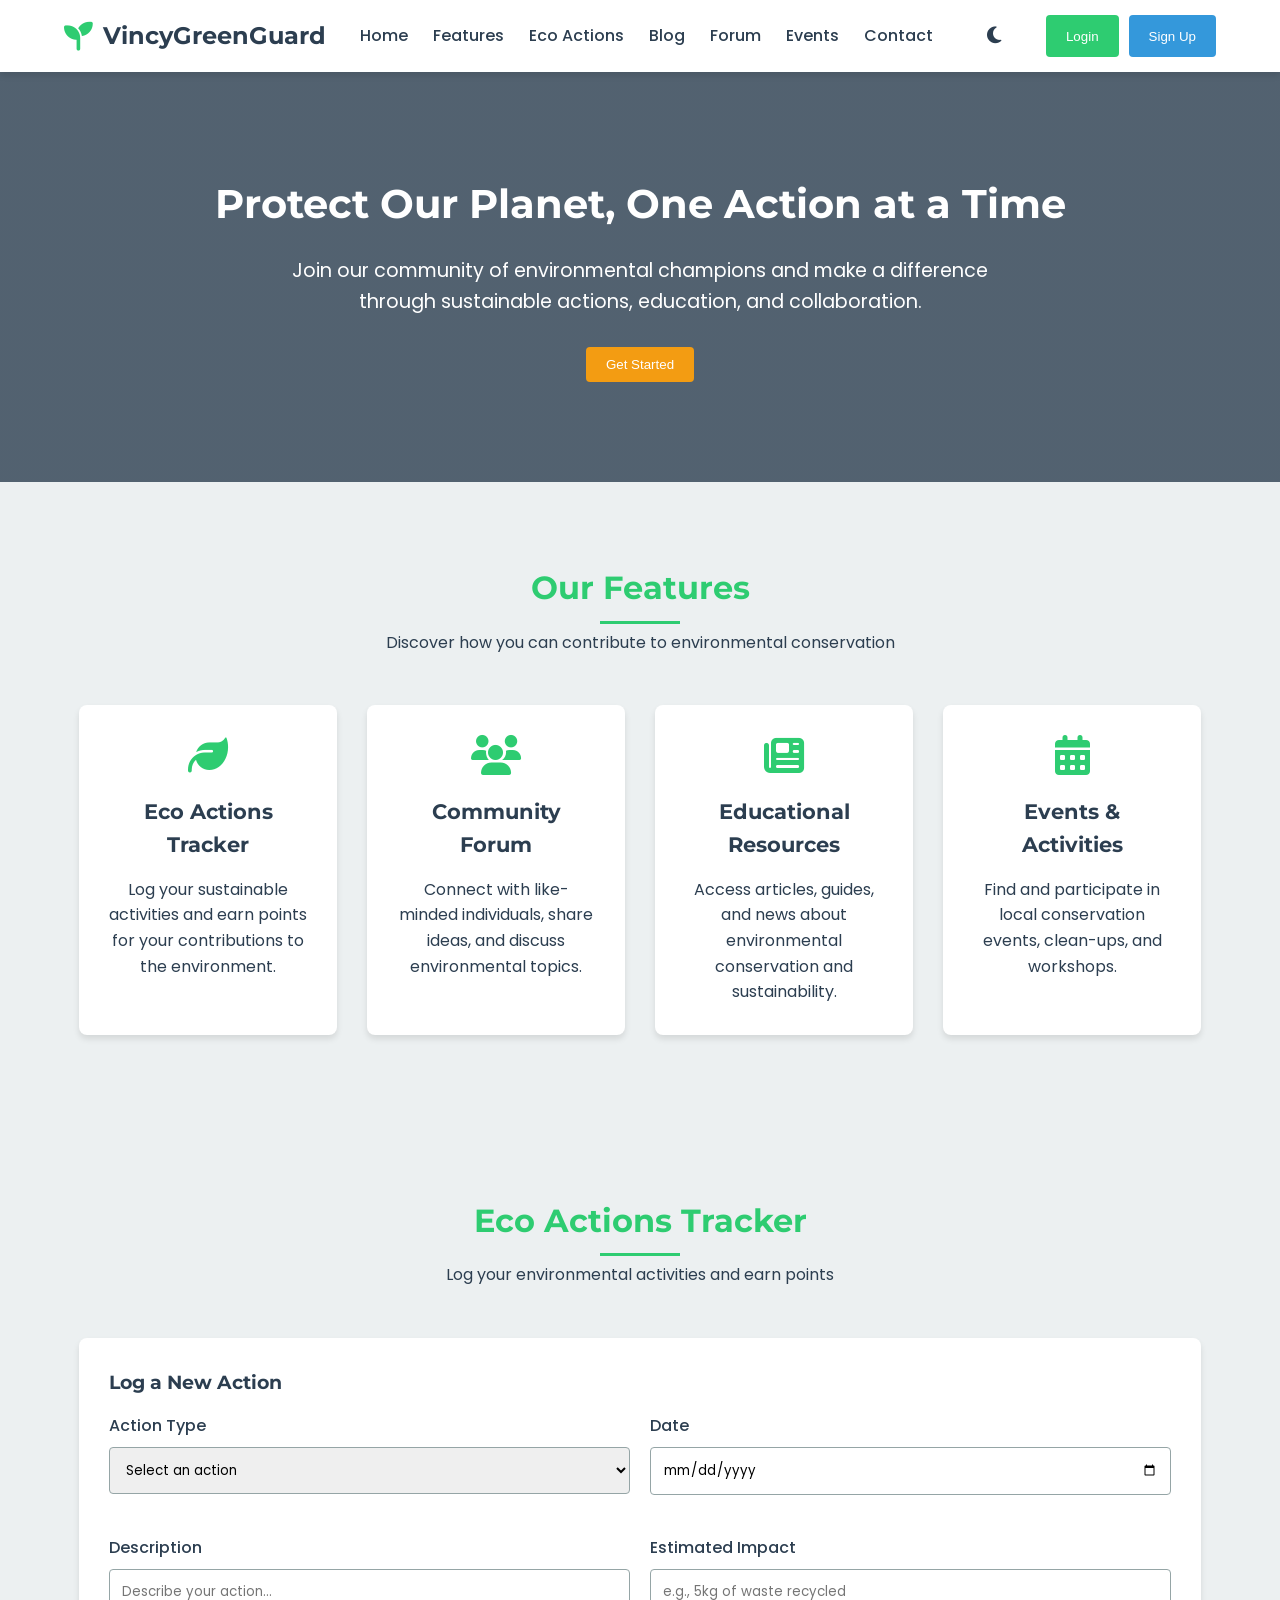
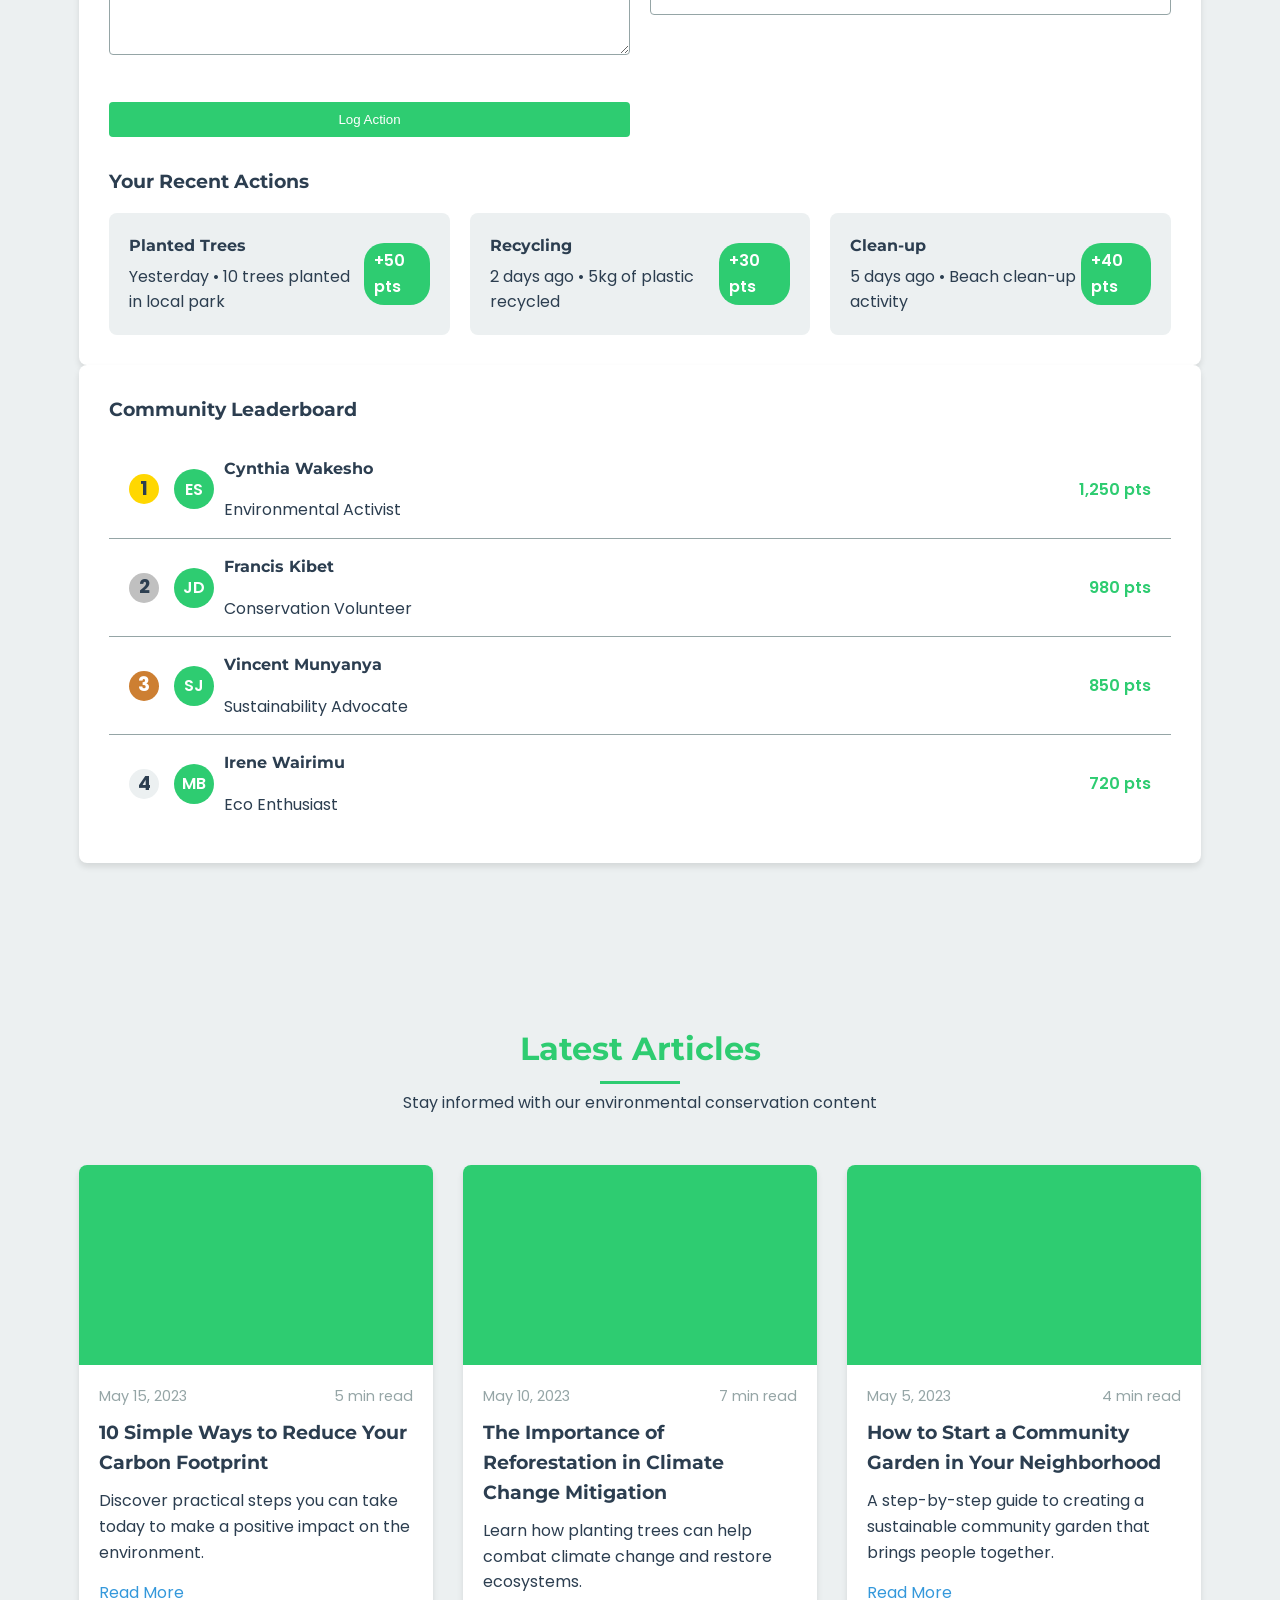
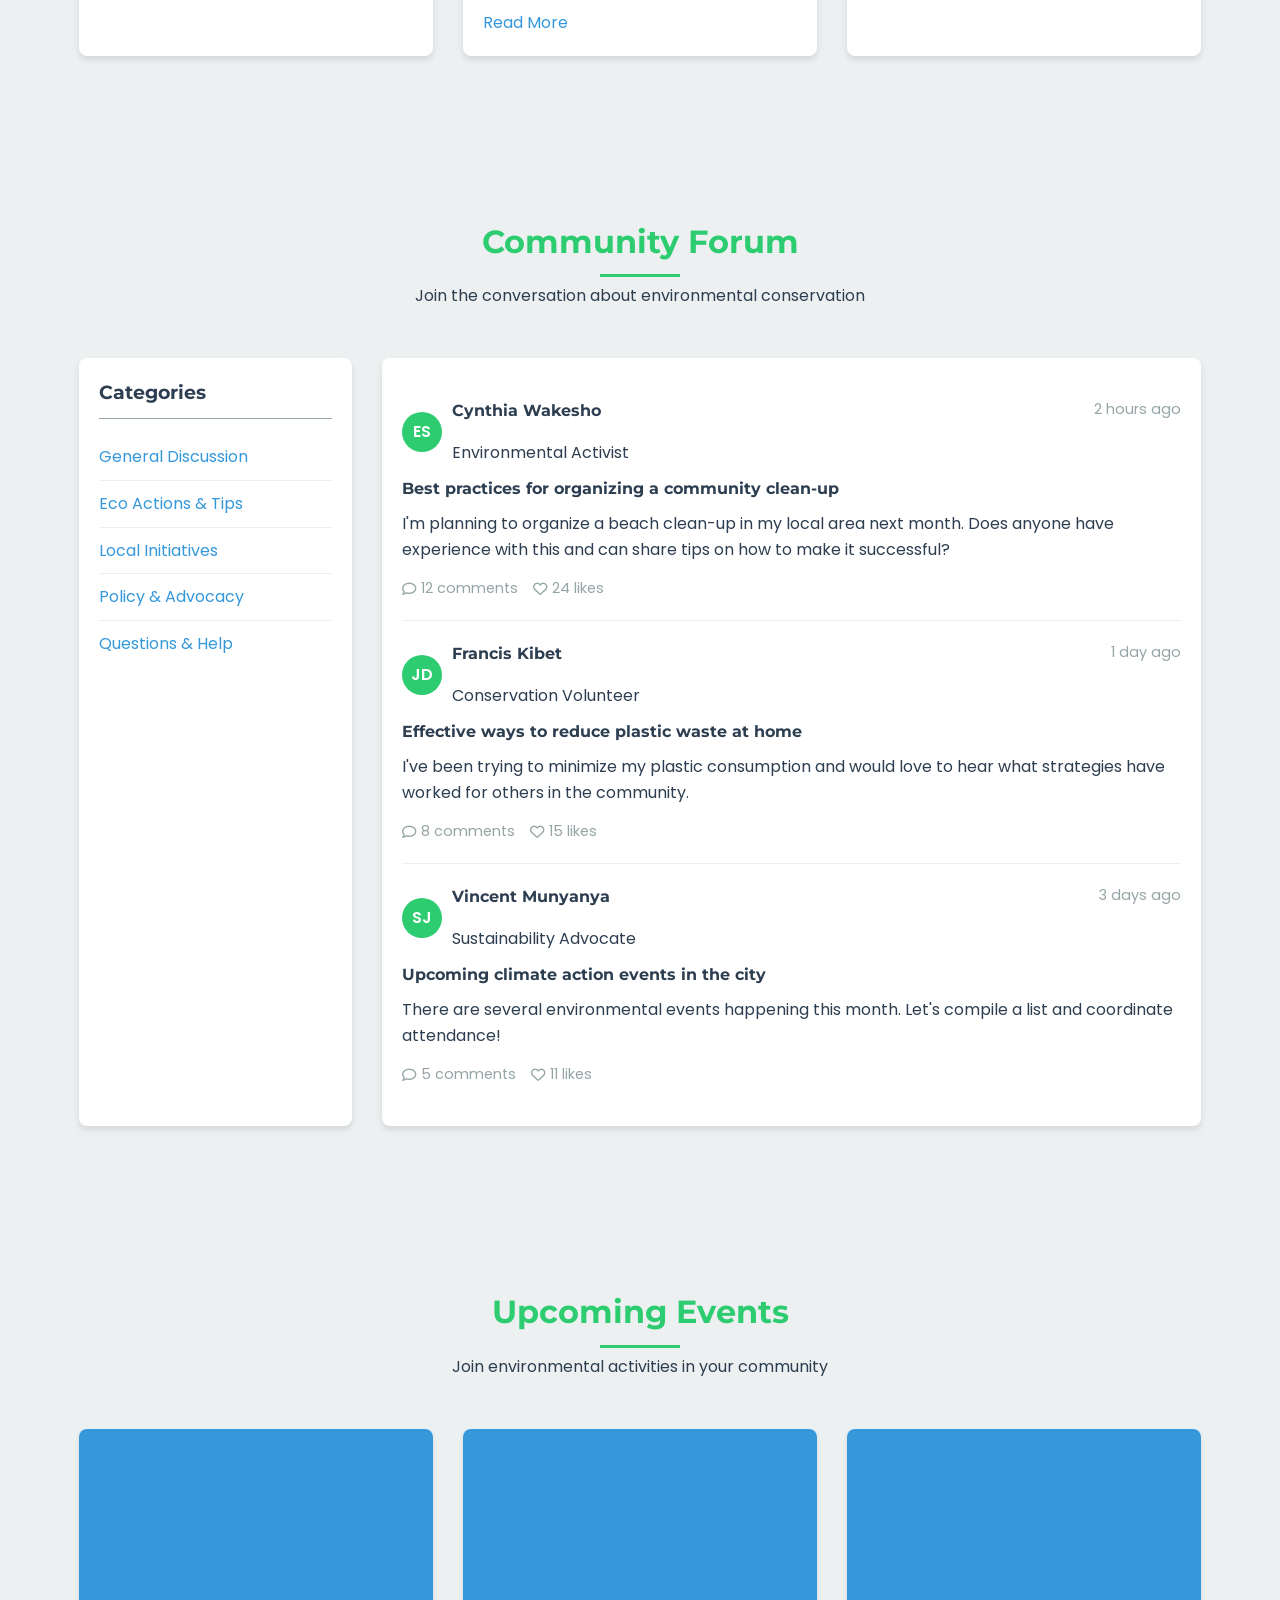
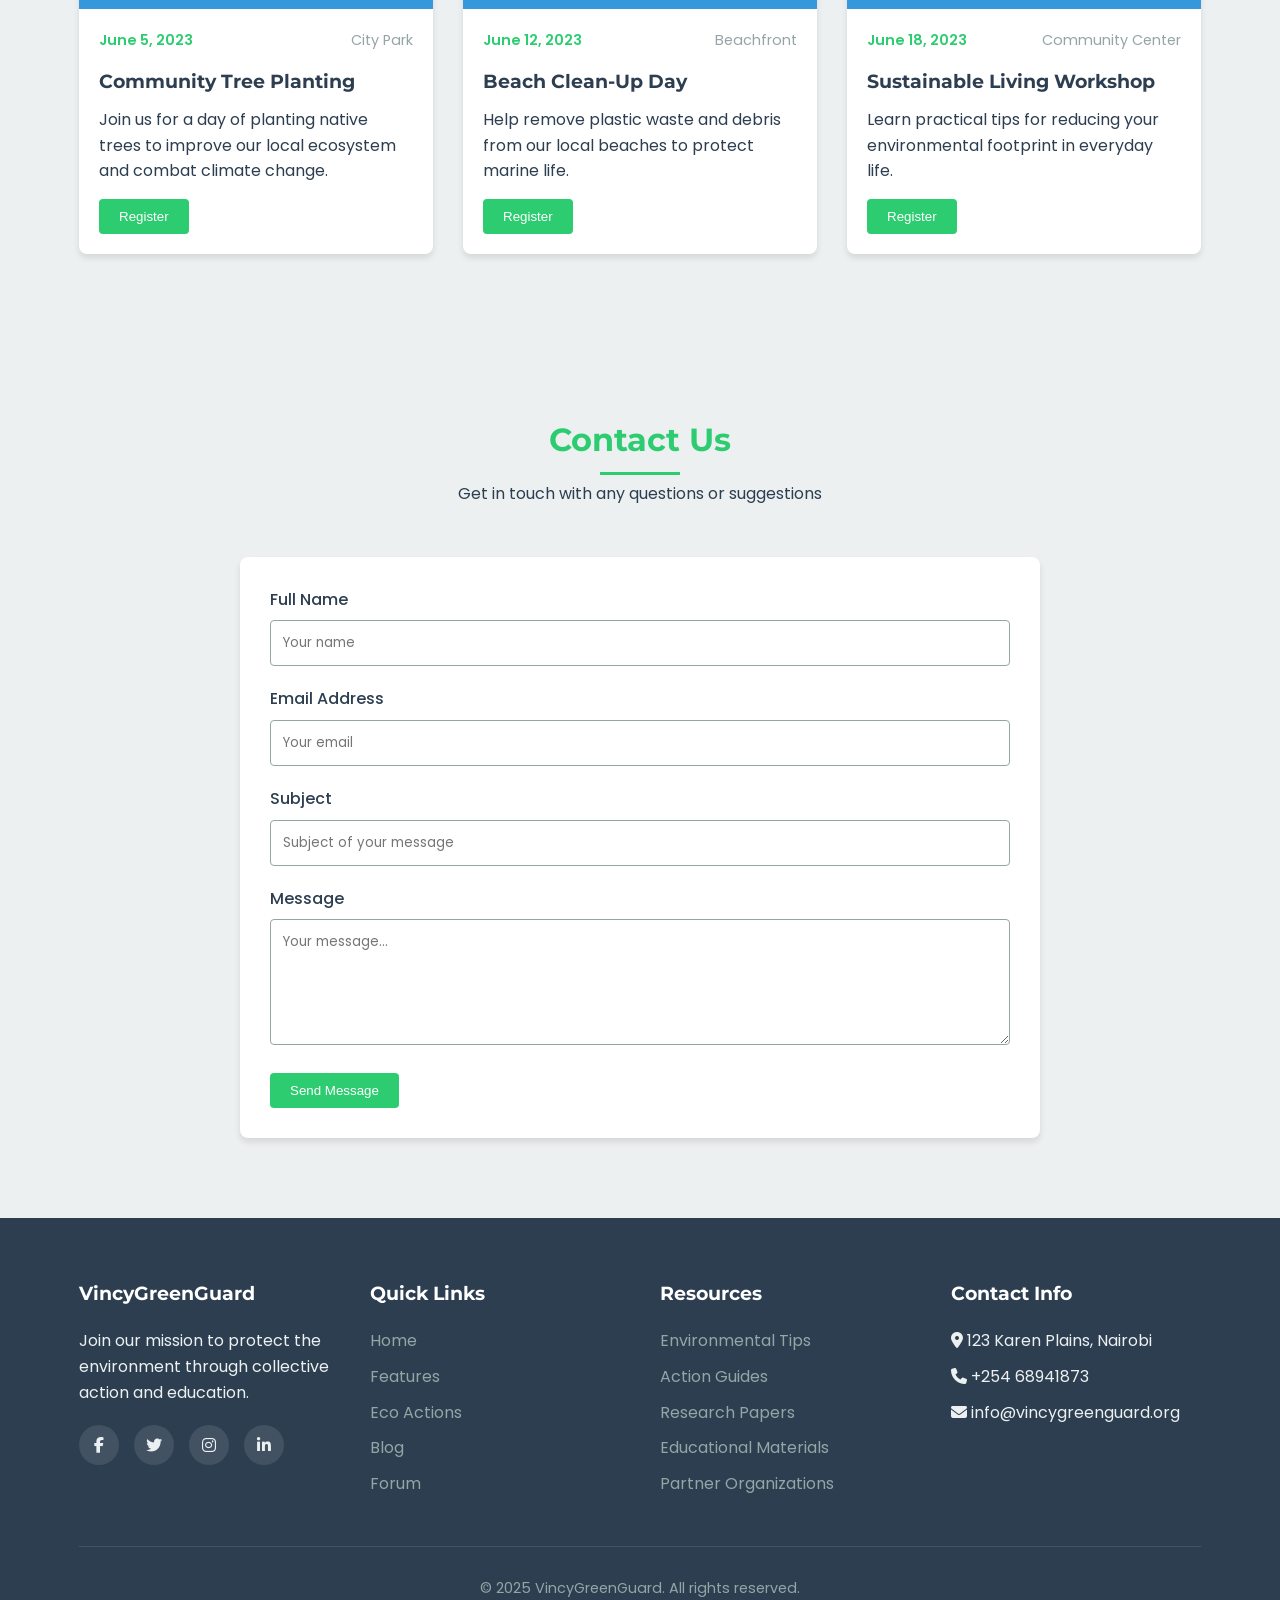
<file: index.html>
<!DOCTYPE html>
<html lang="en">
<head>
    <meta charset="UTF-8">
    <meta name="viewport" content="width=device-width, initial-scale=1.0">
    <title>VincyGreenGuard - Environmental Conservation Platform</title>
    <link rel="stylesheet" href="https://cdnjs.cloudflare.com/ajax/libs/font-awesome/6.4.0/css/all.min.css">
    <link href="https://fonts.googleapis.com/css2?family=Poppins:wght@300;400;500;600;700&family=Montserrat:wght@700;800&display=swap" rel="stylesheet">
    <link rel="stylesheet" href="vincywebguard.css">
</head>
<body>
    <!-- Header -->
    <header>
        <div class="container header-container">
            <div class="logo">
                <i class="fas fa-seedling"></i>
                <h1>VincyGreenGuard</h1>
            </div>
            
            <nav class="nav-links">
                <a href="#home">Home</a>
                <a href="#features">Features</a>
                <a href="#eco-actions">Eco Actions</a>
                <a href="#blog">Blog</a>
                <a href="#forum">Forum</a>
                <a href="#events">Events</a>
                <a href="#contact">Contact</a>
            </nav>
            
            <div class="auth-buttons">
                <button class="theme-toggle" id="themeToggle">
                    <i class="fas fa-moon"></i>
                </button>
                <button class="btn-primary" id="loginBtn">Login</button>
                <button class="btn-secondary" id="signupBtn">Sign Up</button>
            </div>
            
            <button class="mobile-menu" id="mobileMenu">
                <i class="fas fa-bars"></i>
            </button>
        </div>
    </header>

    <!-- Hero Section -->
    <section class="hero" id="home">
        <div class="container">
            <h2>Protect Our Planet, One Action at a Time</h2>
            <p>Join our community of environmental champions and make a difference through sustainable actions, education, and collaboration.</p>
            <button class="btn-accent">Get Started</button>
        </div>
    </section>

    <!-- Features Section -->
    <section id="features">
        <div class="container">
            <div class="section-title">
                <h2>Our Features</h2>
                <p>Discover how you can contribute to environmental conservation</p>
            </div>
            
            <div class="features-grid">
                <div class="feature-card">
                    <i class="fas fa-leaf"></i>
                    <h3>Eco Actions Tracker</h3>
                    <p>Log your sustainable activities and earn points for your contributions to the environment.</p>
                </div>
                
                <div class="feature-card">
                    <i class="fas fa-users"></i>
                    <h3>Community Forum</h3>
                    <p>Connect with like-minded individuals, share ideas, and discuss environmental topics.</p>
                </div>
                
                <div class="feature-card">
                    <i class="fas fa-newspaper"></i>
                    <h3>Educational Resources</h3>
                    <p>Access articles, guides, and news about environmental conservation and sustainability.</p>
                </div>
                
                <div class="feature-card">
                    <i class="fas fa-calendar-alt"></i>
                    <h3>Events & Activities</h3>
                    <p>Find and participate in local conservation events, clean-ups, and workshops.</p>
                </div>
            </div>
        </div>
    </section>

    <!-- Eco Actions Section -->
    <section id="eco-actions">
        <div class="container">
            <div class="section-title">
                <h2>Eco Actions Tracker</h2>
                <p>Log your environmental activities and earn points</p>
            </div>
            
            <div class="eco-actions">
                <h3>Log a New Action</h3>
                <form class="action-form">
                    <div class="form-group">
                        <label for="action-type">Action Type</label>
                        <select id="action-type">
                            <option value="">Select an action</option>
                            <option value="recycling">Recycling</option>
                            <option value="tree-planting">Tree Planting</option>
                            <option value="clean-up">Clean-up Activity</option>
                            <option value="water-conservation">Water Conservation</option>
                            <option value="energy-saving">Energy Saving</option>
                            <option value="sustainable-transport">Sustainable Transport</option>
                        </select>
                    </div>
                    
                    <div class="form-group">
                        <label for="action-date">Date</label>
                        <input type="date" id="action-date">
                    </div>
                    
                    <div class="form-group">
                        <label for="action-description">Description</label>
                        <textarea id="action-description" rows="3" placeholder="Describe your action..."></textarea>
                    </div>
                    
                    <div class="form-group">
                        <label for="action-impact">Estimated Impact</label>
                        <input type="text" id="action-impact" placeholder="e.g., 5kg of waste recycled">
                    </div>
                    
                    <button type="submit" class="btn-primary">Log Action</button>
                </form>
                
                <h3>Your Recent Actions</h3>
                <div class="actions-list">
                    <div class="action-item">
                        <div class="action-info">
                            <h4>Planted Trees</h4>
                            <p>Yesterday • 10 trees planted in local park</p>
                        </div>
                        <div class="action-points">+50 pts</div>
                    </div>
                    
                    <div class="action-item">
                        <div class="action-info">
                            <h4>Recycling</h4>
                            <p>2 days ago • 5kg of plastic recycled</p>
                        </div>
                        <div class="action-points">+30 pts</div>
                    </div>
                    
                    <div class="action-item">
                        <div class="action-info">
                            <h4>Clean-up</h4>
                            <p>5 days ago • Beach clean-up activity</p>
                        </div>
                        <div class="action-points">+40 pts</div>
                    </div>
                </div>
            </div>
            
            <div class="leaderboard">
                <h3>Community Leaderboard</h3>
                <ul class="leaderboard-list">
                    <li class="leaderboard-item rank-1">
                        <div class="user-rank">
                            <span class="rank-number">1</span>
                            <div class="user-info">
                                <div class="user-avatar">ES</div>
                                <div>
                                    <h4>Cynthia Wakesho</h4>
                                    <p>Environmental Activist</p>
                                </div>
                            </div>
                        </div>
                        <div class="user-score">1,250 pts</div>
                    </li>
                    
                    <li class="leaderboard-item rank-2">
                        <div class="user-rank">
                            <span class="rank-number">2</span>
                            <div class="user-info">
                                <div class="user-avatar">JD</div>
                                <div>
                                    <h4>Francis Kibet</h4>
                                    <p>Conservation Volunteer</p>
                                </div>
                            </div>
                        </div>
                        <div class="user-score">980 pts</div>
                    </li>
                    
                    <li class="leaderboard-item rank-3">
                        <div class="user-rank">
                            <span class="rank-number">3</span>
                            <div class="user-info">
                                <div class="user-avatar">SJ</div>
                                <div>
                                    <h4>Vincent Munyanya</h4>
                                    <p>Sustainability Advocate</p>
                                </div>
                            </div>
                        </div>
                        <div class="user-score">850 pts</div>
                    </li>
                    
                    <li class="leaderboard-item">
                        <div class="user-rank">
                            <span class="rank-number">4</span>
                            <div class="user-info">
                                <div class="user-avatar">MB</div>
                                <div>
                                    <h4>Irene Wairimu</h4>
                                    <p>Eco Enthusiast</p>
                                </div>
                            </div>
                        </div>
                        <div class="user-score">720 pts</div>
                    </li>
                </ul>
            </div>
        </div>
    </section>

    <!-- Blog Section -->
    <section id="blog">
        <div class="container">
            <div class="section-title">
                <h2>Latest Articles</h2>
                <p>Stay informed with our environmental conservation content</p>
            </div>
            
            <div class="blog-grid">
                <div class="blog-card">
                    <div class="blog-image" style="background-image: url('https://images.unsplash.com/photo-1542601906990-b4d3fb778b09?ixlib=rb-4.0.3&auto=format&fit=crop&w=2074&q=80');"></div>
                    <div class="blog-content">
                        <div class="blog-meta">
                            <span>May 15, 2023</span>
                            <span>5 min read</span>
                        </div>
                        <h3>10 Simple Ways to Reduce Your Carbon Footprint</h3>
                        <p>Discover practical steps you can take today to make a positive impact on the environment.</p>
                        <a href="#">Read More</a>
                    </div>
                </div>
                
                <div class="blog-card">
                    <div class="blog-image" style="background-image: url('https://images.unsplash.com/photo-1418065460487-3e41a6c84dc5?ixlib=rb-4.0.3&auto=format&fit=crop&w=2070&q=80');"></div>
                    <div class="blog-content">
                        <div class="blog-meta">
                            <span>May 10, 2023</span>
                            <span>7 min read</span>
                        </div>
                        <h3>The Importance of Reforestation in Climate Change Mitigation</h3>
                        <p>Learn how planting trees can help combat climate change and restore ecosystems.</p>
                        <a href="#">Read More</a>
                    </div>
                </div>
                
                <div class="blog-card">
                    <div class="blog-image" style="background-image: url('https://images.unsplash.com/photo-1532996122724-e3c354a0b15b?ixlib=rb-4.0.3&auto=format&fit=crop&w=2070&q=80');"></div>
                    <div class="blog-content">
                        <div class="blog-meta">
                            <span>May 5, 2023</span>
                            <span>4 min read</span>
                        </div>
                        <h3>How to Start a Community Garden in Your Neighborhood</h3>
                        <p>A step-by-step guide to creating a sustainable community garden that brings people together.</p>
                        <a href="#">Read More</a>
                    </div>
                </div>
            </div>
        </div>
    </section>

    <!-- Forum Section -->
    <section id="forum">
        <div class="container">
            <div class="section-title">
                <h2>Community Forum</h2>
                <p>Join the conversation about environmental conservation</p>
            </div>
            
            <div class="forum-container">
                <div class="forum-categories">
                    <h3>Categories</h3>
                    <ul class="category-list">
                        <li class="category-item"><a href="#">General Discussion</a></li>
                        <li class="category-item"><a href="#">Eco Actions & Tips</a></li>
                        <li class="category-item"><a href="#">Local Initiatives</a></li>
                        <li class="category-item"><a href="#">Policy & Advocacy</a></li>
                        <li class="category-item"><a href="#">Questions & Help</a></li>
                    </ul>
                </div>
                
                <div class="forum-posts">
                    <div class="post-item">
                        <div class="post-header">
                            <div class="post-author">
                                <div class="user-avatar">ES</div>
                                <div>
                                    <h4>Cynthia Wakesho</h4>
                                    <p>Environmental Activist</p>
                                </div>
                            </div>
                            <div class="post-date">2 hours ago</div>
                        </div>
                        <div class="post-content">
                            <h4>Best practices for organizing a community clean-up</h4>
                            <p>I'm planning to organize a beach clean-up in my local area next month. Does anyone have experience with this and can share tips on how to make it successful?</p>
                        </div>
                        <div class="post-actions">
                            <div class="post-action">
                                <i class="far fa-comment"></i>
                                <span>12 comments</span>
                            </div>
                            <div class="post-action">
                                <i class="far fa-heart"></i>
                                <span>24 likes</span>
                            </div>
                        </div>
                    </div>
                    
                    <div class="post-item">
                        <div class="post-header">
                            <div class="post-author">
                                <div class="user-avatar">JD</div>
                                <div>
                                    <h4>Francis Kibet</h4>
                                    <p>Conservation Volunteer</p>
                                </div>
                            </div>
                            <div class="post-date">1 day ago</div>
                        </div>
                        <div class="post-content">
                            <h4>Effective ways to reduce plastic waste at home</h4>
                            <p>I've been trying to minimize my plastic consumption and would love to hear what strategies have worked for others in the community.</p>
                        </div>
                        <div class="post-actions">
                            <div class="post-action">
                                <i class="far fa-comment"></i>
                                <span>8 comments</span>
                            </div>
                            <div class="post-action">
                                <i class="far fa-heart"></i>
                                <span>15 likes</span>
                            </div>
                        </div>
                    </div>
                    
                    <div class="post-item">
                        <div class="post-header">
                            <div class="post-author">
                                <div class="user-avatar">SJ</div>
                                <div>
                                    <h4>Vincent Munyanya</h4>
                                    <p>Sustainability Advocate</p>
                                </div>
                            </div>
                            <div class="post-date">3 days ago</div>
                        </div>
                        <div class="post-content">
                            <h4>Upcoming climate action events in the city</h4>
                            <p>There are several environmental events happening this month. Let's compile a list and coordinate attendance!</p>
                        </div>
                        <div class="post-actions">
                            <div class="post-action">
                                <i class="far fa-comment"></i>
                                <span>5 comments</span>
                            </div>
                            <div class="post-action">
                                <i class="far fa-heart"></i>
                                <span>11 likes</span>
                            </div>
                        </div>
                    </div>
                </div>
            </div>
        </div>
    </section>

    <!-- Events Section -->
    <section id="events">
        <div class="container">
            <div class="section-title">
                <h2>Upcoming Events</h2>
                <p>Join environmental activities in your community</p>
            </div>
            
            <div class="events-grid">
                <div class="event-card">
                    <div class="event-image" style="background-image: url('https://tse1.mm.bing.net/th/id/OIP.imF50Ieb0laMfL1HgHVsfQHaEK?cb=12&rs=1&pid=ImgDetMain&o=7&rm=3');"></div>
                    <div class="event-content">
                        <div class="event-meta">
                            <span class="event-date">June 5, 2023</span>
                            <span class="event-location">City Park</span>
                        </div>
                        <h3>Community Tree Planting</h3>
                        <p>Join us for a day of planting native trees to improve our local ecosystem and combat climate change.</p>
                        <button class="btn-primary">Register</button>
                    </div>
                </div>
                
                <div class="event-card">
                    <div class="event-image" style="background-image: url('https://tse1.mm.bing.net/th/id/OIP.DeD1tOhI65SWzBXLtxhmTAHaE5?cb=12&rs=1&pid=ImgDetMain&o=7&rm=3');"></div>
                    <div class="event-content">
                        <div class="event-meta">
                            <span class="event-date">June 12, 2023</span>
                            <span class="event-location">Beachfront</span>
                        </div>
                        <h3>Beach Clean-Up Day</h3>
                        <p>Help remove plastic waste and debris from our local beaches to protect marine life.</p>
                        <button class="btn-primary">Register</button>
                    </div>
                </div>
                
                <div class="event-card">
                    <div class="event-image" style="background-image: url('https://tse4.mm.bing.net/th/id/OIP.BnsBxmlA5HIym7LcMDHvGAHaFj?cb=12&rs=1&pid=ImgDetMain&o=7&rm=3');"></div>
                    <div class="event-content">
                        <div class="event-meta">
                            <span class="event-date">June 18, 2023</span>
                            <span class="event-location">Community Center</span>
                        </div>
                        <h3>Sustainable Living Workshop</h3>
                        <p>Learn practical tips for reducing your environmental footprint in everyday life.</p>
                        <button class="btn-primary">Register</button>
                    </div>
                </div>
            </div>
        </div>
    </section>

    <!-- Contact Section -->
    <section id="contact">
        <div class="container">
            <div class="section-title">
                <h2>Contact Us</h2>
                <p>Get in touch with any questions or suggestions</p>
            </div>
            
            <div class="contact-form">
                <form>
                    <div class="form-group">
                        <label for="name">Full Name</label>
                        <input type="text" id="name" placeholder="Your name">
                    </div>
                    
                    <div class="form-group">
                        <label for="email">Email Address</label>
                        <input type="email" id="email" placeholder="Your email">
                    </div>
                    
                    <div class="form-group">
                        <label for="subject">Subject</label>
                        <input type="text" id="subject" placeholder="Subject of your message">
                    </div>
                    
                    <div class="form-group">
                        <label for="message">Message</label>
                        <textarea id="message" rows="5" placeholder="Your message..."></textarea>
                    </div>
                    
                    <button type="submit" class="btn-primary">Send Message</button>
                </form>
            </div>
        </div>
    </section>

    <!-- Footer -->
    <footer>
        <div class="container">
            <div class="footer-container">
                <div class="footer-column">
                    <h3>VincyGreenGuard</h3>
                    <p>Join our mission to protect the environment through collective action and education.</p>
                    <div class="social-links">
                        <a href="#"><i class="fab fa-facebook-f"></i></a>
                        <a href="#"><i class="fab fa-twitter"></i></a>
                        <a href="#"><i class="fab fa-instagram"></i></a>
                        <a href="#"><i class="fab fa-linkedin-in"></i></a>
                    </div>
                </div>
                
                <div class="footer-column">
                    <h3>Quick Links</h3>
                    <ul class="footer-links">
                        <li><a href="#home">Home</a></li>
                        <li><a href="#features">Features</a></li>
                        <li><a href="#eco-actions">Eco Actions</a></li>
                        <li><a href="#blog">Blog</a></li>
                        <li><a href="#forum">Forum</a></li>
                    </ul>
                </div>
                
                <div class="footer-column">
                    <h3>Resources</h3>
                    <ul class="footer-links">
                        <li><a href="#">Environmental Tips</a></li>
                        <li><a href="#">Action Guides</a></li>
                        <li><a href="#">Research Papers</a></li>
                        <li><a href="#">Educational Materials</a></li>
                        <li><a href="#">Partner Organizations</a></li>
                    </ul>
                </div>
                
                <div class="footer-column">
                    <h3>Contact Info</h3>
                    <ul class="footer-links">
                        <li><i class="fas fa-map-marker-alt"></i> 123 Karen Plains, Nairobi</li>
                        <li><i class="fas fa-phone"></i> +254 68941873</li>
                        <li><i class="fas fa-envelope"></i> info@vincygreenguard.org</li>
                    </ul>
                </div>
            </div>
            
            <div class="copyright">
                <p>&copy; 2025 VincyGreenGuard. All rights reserved.</p>
            </div>
        </div>
    </footer>

    <!-- Login Modal -->
    <div class="modal" id="loginModal">
        <div class="modal-content">
            <div class="modal-header">
                <h3>Login to Your Account</h3>
                <button class="close-modal">&times;</button>
            </div>
            <form>
                <div class="form-group">
                    <label for="login-email">Email Address</label>
                    <input type="email" id="login-email" placeholder="Your email">
                </div>
                
                <div class="form-group">
                    <label for="login-password">Password</label>
                    <input type="password" id="login-password" placeholder="Your password">
                </div>
                
                <button type="submit" class="btn-primary" style="width: 100%;">Login</button>
            </form>
            <p style="text-align: center; margin-top: 15px;">Don't have an account? <a href="#" id="switchToSignup">Sign up</a></p>
        </div>
    </div>

    <!-- Signup Modal -->
    <div class="modal" id="signupModal">
        <div class="modal-content">
            <div class="modal-header">
                <h3>Create an Account</h3>
                <button class="close-modal">&times;</button>
            </div>
            <form>
                <div class="form-group">
                    <label for="signup-name">Full Name</label>
                    <input type="text" id="signup-name" placeholder="Your name">
                </div>
                
                <div class="form-group">
                    <label for="signup-email">Email Address</label>
                    <input type="email" id="signup-email" placeholder="Your email">
                </div>
                
                <div class="form-group">
                    <label for="signup-password">Password</label>
                    <input type="password" id="signup-password" placeholder="Create a password">
                </div>
                
                <div class="form-group">
                    <label for="signup-confirm">Confirm Password</label>
                    <input type="password" id="signup-confirm" placeholder="Confirm your password">
                </div>
                
                <button type="submit" class="btn-primary" style="width: 100%;">Sign Up</button>
            </form>
            <p style="text-align: center; margin-top: 15px;">Already have an account? <a href="#" id="switchToLogin">Login</a></p>
        </div>
    </div>

    <script src="vincywebguard.js"></script>
</body>
</html>
</file>
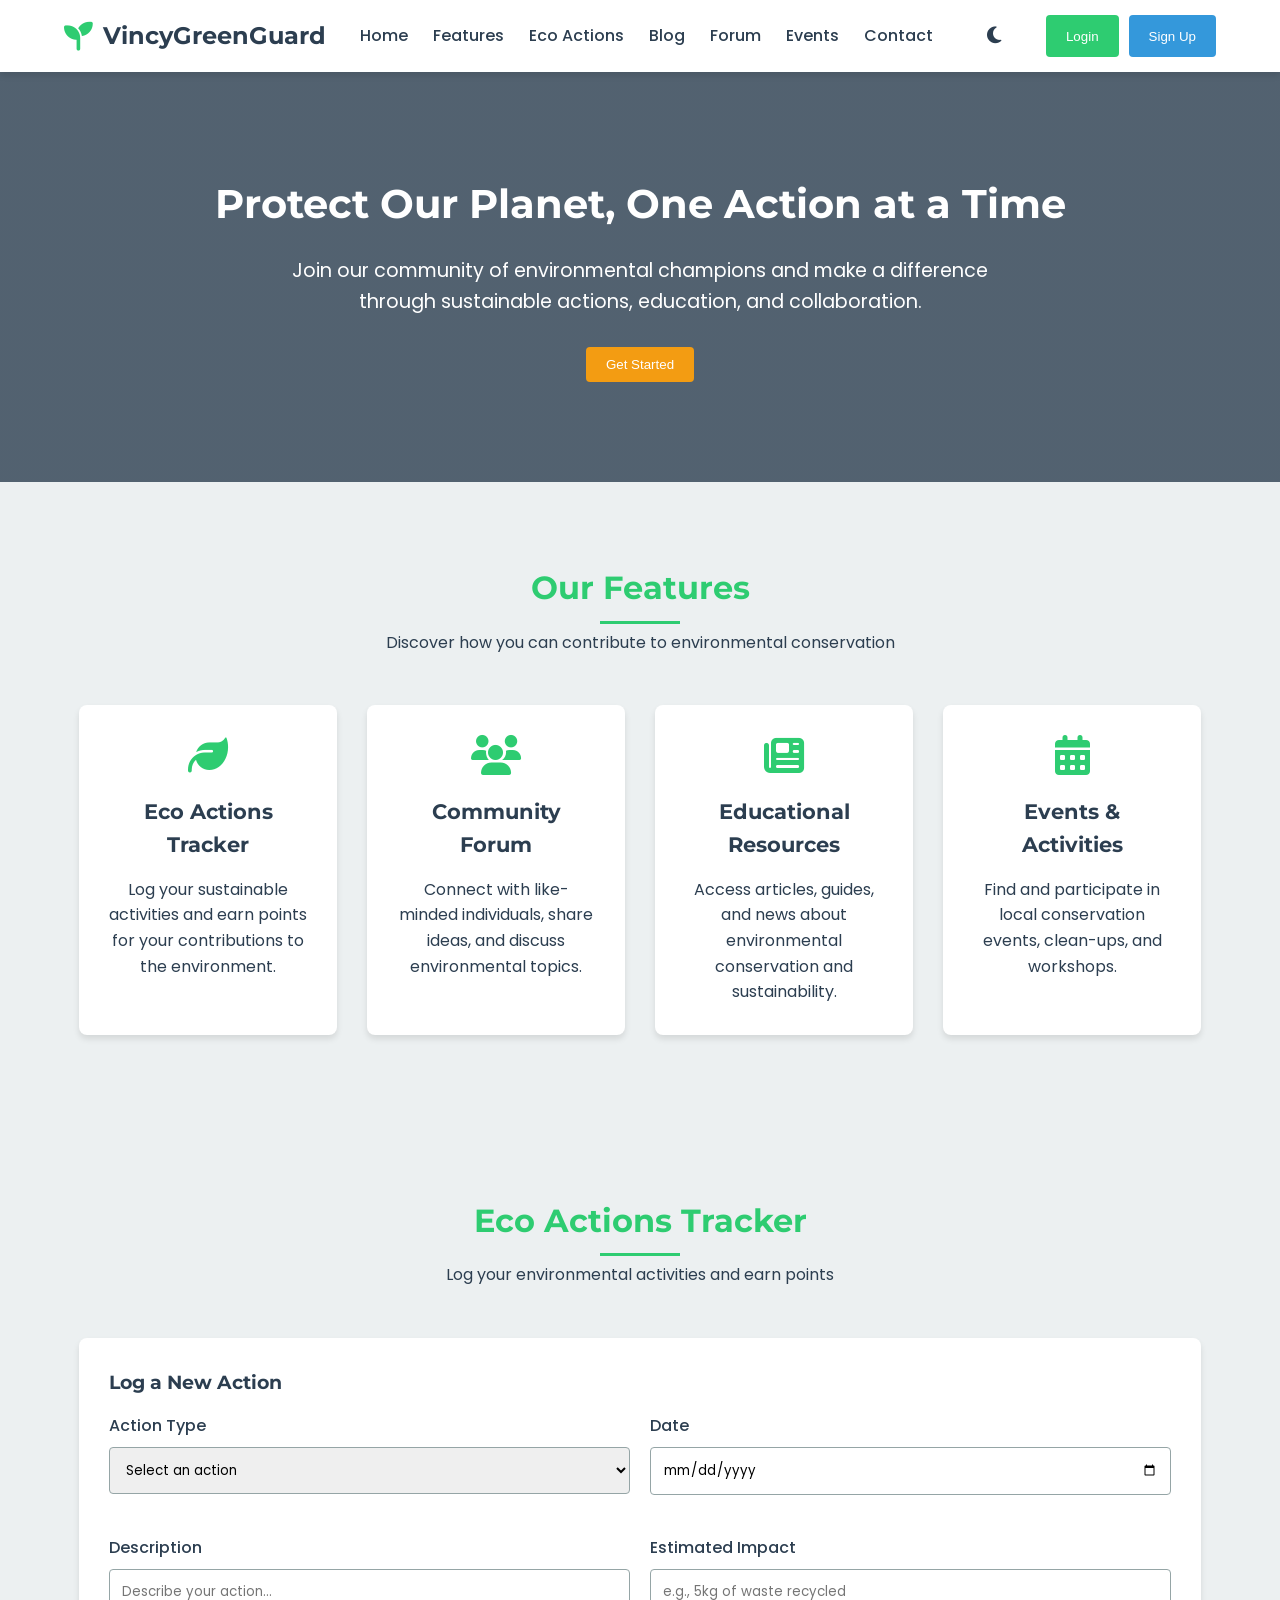
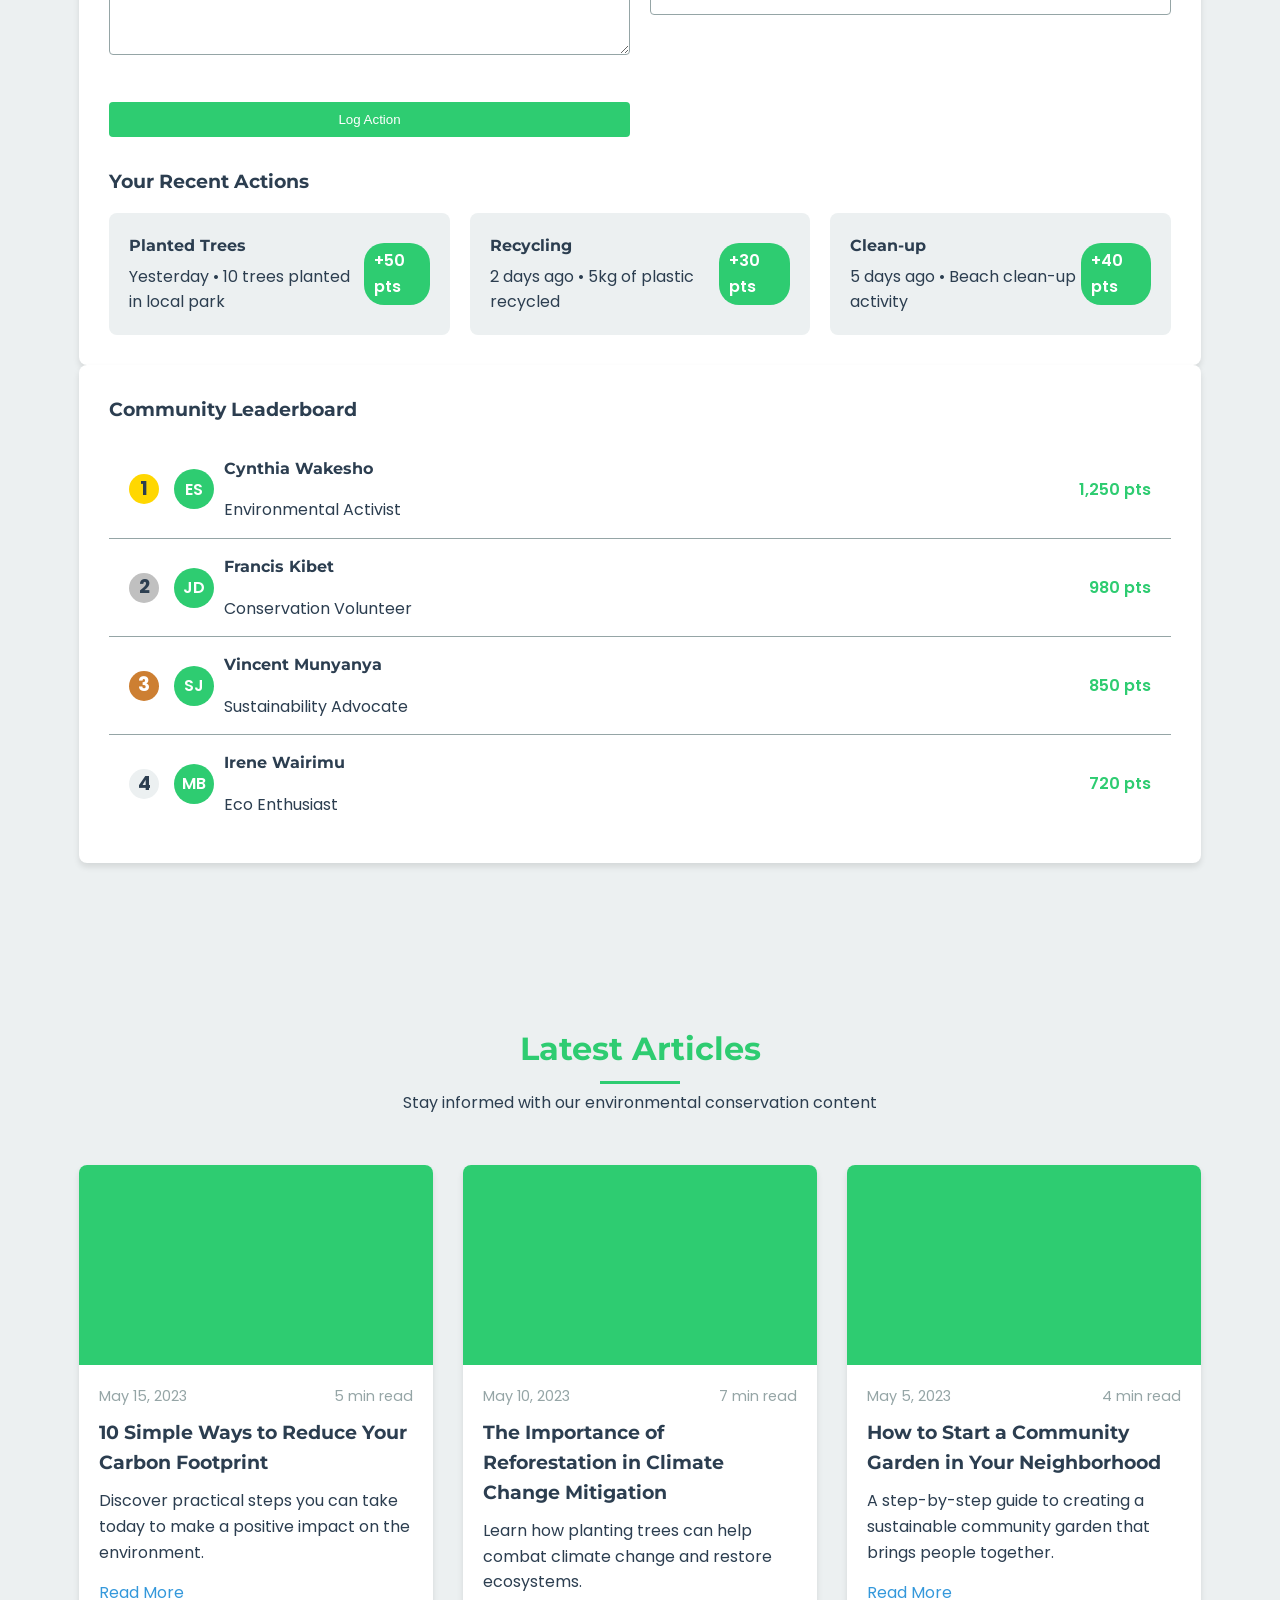
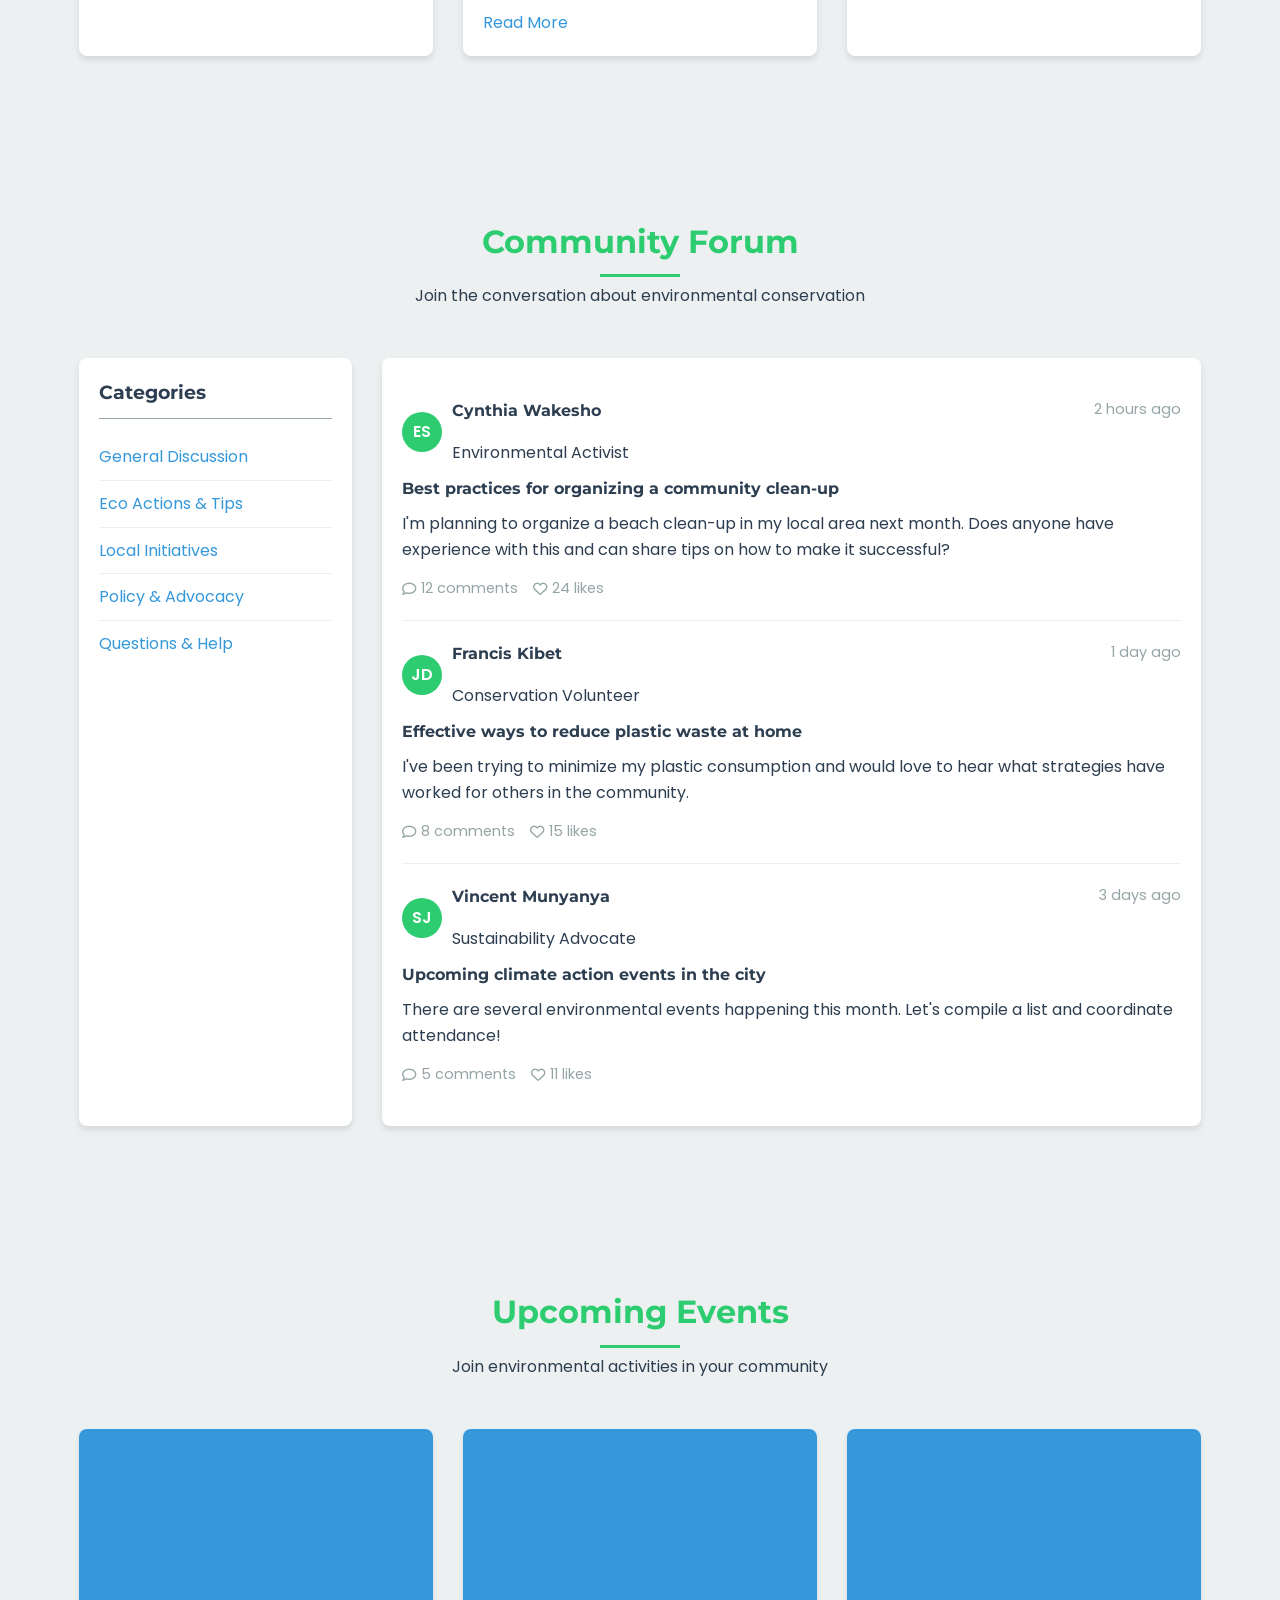
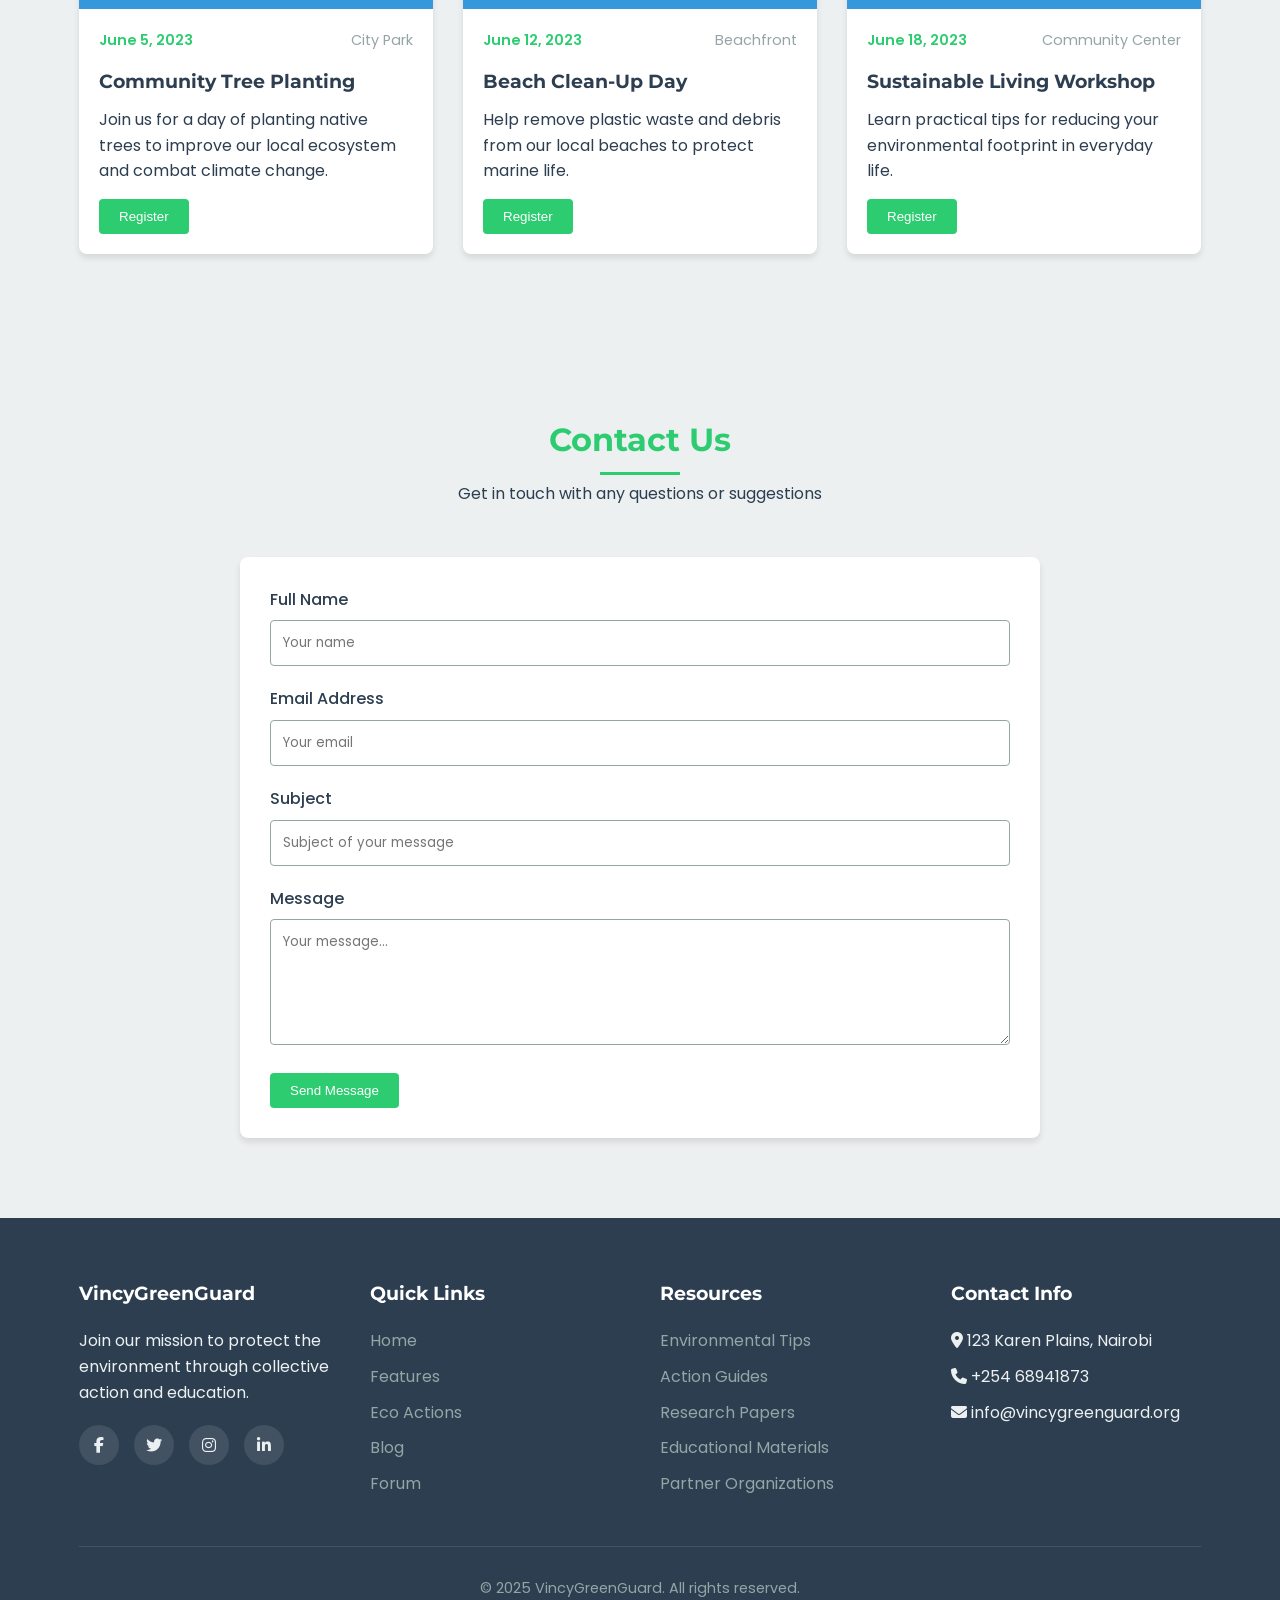
<file: vincywebguard.html>
<!DOCTYPE html>
<html lang="en">
<head>
    <meta charset="UTF-8">
    <meta name="viewport" content="width=device-width, initial-scale=1.0">
    <title>VincyGreenGuard - Environmental Conservation Platform</title>
    <link rel="stylesheet" href="https://cdnjs.cloudflare.com/ajax/libs/font-awesome/6.4.0/css/all.min.css">
    <link href="https://fonts.googleapis.com/css2?family=Poppins:wght@300;400;500;600;700&family=Montserrat:wght@700;800&display=swap" rel="stylesheet">
    <link rel="stylesheet" href="vincywebguard.css">
</head>
<body>
    <!-- Header -->
    <header>
        <div class="container header-container">
            <div class="logo">
                <i class="fas fa-seedling"></i>
                <h1>VincyGreenGuard</h1>
            </div>
            
            <nav class="nav-links">
                <a href="#home">Home</a>
                <a href="#features">Features</a>
                <a href="#eco-actions">Eco Actions</a>
                <a href="#blog">Blog</a>
                <a href="#forum">Forum</a>
                <a href="#events">Events</a>
                <a href="#contact">Contact</a>
            </nav>
            
            <div class="auth-buttons">
                <button class="theme-toggle" id="themeToggle">
                    <i class="fas fa-moon"></i>
                </button>
                <button class="btn-primary" id="loginBtn">Login</button>
                <button class="btn-secondary" id="signupBtn">Sign Up</button>
            </div>
            
            <button class="mobile-menu" id="mobileMenu">
                <i class="fas fa-bars"></i>
            </button>
        </div>
    </header>

    <!-- Hero Section -->
    <section class="hero" id="home">
        <div class="container">
            <h2>Protect Our Planet, One Action at a Time</h2>
            <p>Join our community of environmental champions and make a difference through sustainable actions, education, and collaboration.</p>
            <button class="btn-accent">Get Started</button>
        </div>
    </section>

    <!-- Features Section -->
    <section id="features">
        <div class="container">
            <div class="section-title">
                <h2>Our Features</h2>
                <p>Discover how you can contribute to environmental conservation</p>
            </div>
            
            <div class="features-grid">
                <div class="feature-card">
                    <i class="fas fa-leaf"></i>
                    <h3>Eco Actions Tracker</h3>
                    <p>Log your sustainable activities and earn points for your contributions to the environment.</p>
                </div>
                
                <div class="feature-card">
                    <i class="fas fa-users"></i>
                    <h3>Community Forum</h3>
                    <p>Connect with like-minded individuals, share ideas, and discuss environmental topics.</p>
                </div>
                
                <div class="feature-card">
                    <i class="fas fa-newspaper"></i>
                    <h3>Educational Resources</h3>
                    <p>Access articles, guides, and news about environmental conservation and sustainability.</p>
                </div>
                
                <div class="feature-card">
                    <i class="fas fa-calendar-alt"></i>
                    <h3>Events & Activities</h3>
                    <p>Find and participate in local conservation events, clean-ups, and workshops.</p>
                </div>
            </div>
        </div>
    </section>

    <!-- Eco Actions Section -->
    <section id="eco-actions">
        <div class="container">
            <div class="section-title">
                <h2>Eco Actions Tracker</h2>
                <p>Log your environmental activities and earn points</p>
            </div>
            
            <div class="eco-actions">
                <h3>Log a New Action</h3>
                <form class="action-form">
                    <div class="form-group">
                        <label for="action-type">Action Type</label>
                        <select id="action-type">
                            <option value="">Select an action</option>
                            <option value="recycling">Recycling</option>
                            <option value="tree-planting">Tree Planting</option>
                            <option value="clean-up">Clean-up Activity</option>
                            <option value="water-conservation">Water Conservation</option>
                            <option value="energy-saving">Energy Saving</option>
                            <option value="sustainable-transport">Sustainable Transport</option>
                        </select>
                    </div>
                    
                    <div class="form-group">
                        <label for="action-date">Date</label>
                        <input type="date" id="action-date">
                    </div>
                    
                    <div class="form-group">
                        <label for="action-description">Description</label>
                        <textarea id="action-description" rows="3" placeholder="Describe your action..."></textarea>
                    </div>
                    
                    <div class="form-group">
                        <label for="action-impact">Estimated Impact</label>
                        <input type="text" id="action-impact" placeholder="e.g., 5kg of waste recycled">
                    </div>
                    
                    <button type="submit" class="btn-primary">Log Action</button>
                </form>
                
                <h3>Your Recent Actions</h3>
                <div class="actions-list">
                    <div class="action-item">
                        <div class="action-info">
                            <h4>Planted Trees</h4>
                            <p>Yesterday • 10 trees planted in local park</p>
                        </div>
                        <div class="action-points">+50 pts</div>
                    </div>
                    
                    <div class="action-item">
                        <div class="action-info">
                            <h4>Recycling</h4>
                            <p>2 days ago • 5kg of plastic recycled</p>
                        </div>
                        <div class="action-points">+30 pts</div>
                    </div>
                    
                    <div class="action-item">
                        <div class="action-info">
                            <h4>Clean-up</h4>
                            <p>5 days ago • Beach clean-up activity</p>
                        </div>
                        <div class="action-points">+40 pts</div>
                    </div>
                </div>
            </div>
            
            <div class="leaderboard">
                <h3>Community Leaderboard</h3>
                <ul class="leaderboard-list">
                    <li class="leaderboard-item rank-1">
                        <div class="user-rank">
                            <span class="rank-number">1</span>
                            <div class="user-info">
                                <div class="user-avatar">ES</div>
                                <div>
                                    <h4>Cynthia Wakesho</h4>
                                    <p>Environmental Activist</p>
                                </div>
                            </div>
                        </div>
                        <div class="user-score">1,250 pts</div>
                    </li>
                    
                    <li class="leaderboard-item rank-2">
                        <div class="user-rank">
                            <span class="rank-number">2</span>
                            <div class="user-info">
                                <div class="user-avatar">JD</div>
                                <div>
                                    <h4>Francis Kibet</h4>
                                    <p>Conservation Volunteer</p>
                                </div>
                            </div>
                        </div>
                        <div class="user-score">980 pts</div>
                    </li>
                    
                    <li class="leaderboard-item rank-3">
                        <div class="user-rank">
                            <span class="rank-number">3</span>
                            <div class="user-info">
                                <div class="user-avatar">SJ</div>
                                <div>
                                    <h4>Vincent Munyanya</h4>
                                    <p>Sustainability Advocate</p>
                                </div>
                            </div>
                        </div>
                        <div class="user-score">850 pts</div>
                    </li>
                    
                    <li class="leaderboard-item">
                        <div class="user-rank">
                            <span class="rank-number">4</span>
                            <div class="user-info">
                                <div class="user-avatar">MB</div>
                                <div>
                                    <h4>Irene Wairimu</h4>
                                    <p>Eco Enthusiast</p>
                                </div>
                            </div>
                        </div>
                        <div class="user-score">720 pts</div>
                    </li>
                </ul>
            </div>
        </div>
    </section>

    <!-- Blog Section -->
    <section id="blog">
        <div class="container">
            <div class="section-title">
                <h2>Latest Articles</h2>
                <p>Stay informed with our environmental conservation content</p>
            </div>
            
            <div class="blog-grid">
                <div class="blog-card">
                    <div class="blog-image" style="background-image: url('https://images.unsplash.com/photo-1542601906990-b4d3fb778b09?ixlib=rb-4.0.3&auto=format&fit=crop&w=2074&q=80');"></div>
                    <div class="blog-content">
                        <div class="blog-meta">
                            <span>May 15, 2023</span>
                            <span>5 min read</span>
                        </div>
                        <h3>10 Simple Ways to Reduce Your Carbon Footprint</h3>
                        <p>Discover practical steps you can take today to make a positive impact on the environment.</p>
                        <a href="#">Read More</a>
                    </div>
                </div>
                
                <div class="blog-card">
                    <div class="blog-image" style="background-image: url('https://images.unsplash.com/photo-1418065460487-3e41a6c84dc5?ixlib=rb-4.0.3&auto=format&fit=crop&w=2070&q=80');"></div>
                    <div class="blog-content">
                        <div class="blog-meta">
                            <span>May 10, 2023</span>
                            <span>7 min read</span>
                        </div>
                        <h3>The Importance of Reforestation in Climate Change Mitigation</h3>
                        <p>Learn how planting trees can help combat climate change and restore ecosystems.</p>
                        <a href="#">Read More</a>
                    </div>
                </div>
                
                <div class="blog-card">
                    <div class="blog-image" style="background-image: url('https://images.unsplash.com/photo-1532996122724-e3c354a0b15b?ixlib=rb-4.0.3&auto=format&fit=crop&w=2070&q=80');"></div>
                    <div class="blog-content">
                        <div class="blog-meta">
                            <span>May 5, 2023</span>
                            <span>4 min read</span>
                        </div>
                        <h3>How to Start a Community Garden in Your Neighborhood</h3>
                        <p>A step-by-step guide to creating a sustainable community garden that brings people together.</p>
                        <a href="#">Read More</a>
                    </div>
                </div>
            </div>
        </div>
    </section>

    <!-- Forum Section -->
    <section id="forum">
        <div class="container">
            <div class="section-title">
                <h2>Community Forum</h2>
                <p>Join the conversation about environmental conservation</p>
            </div>
            
            <div class="forum-container">
                <div class="forum-categories">
                    <h3>Categories</h3>
                    <ul class="category-list">
                        <li class="category-item"><a href="#">General Discussion</a></li>
                        <li class="category-item"><a href="#">Eco Actions & Tips</a></li>
                        <li class="category-item"><a href="#">Local Initiatives</a></li>
                        <li class="category-item"><a href="#">Policy & Advocacy</a></li>
                        <li class="category-item"><a href="#">Questions & Help</a></li>
                    </ul>
                </div>
                
                <div class="forum-posts">
                    <div class="post-item">
                        <div class="post-header">
                            <div class="post-author">
                                <div class="user-avatar">ES</div>
                                <div>
                                    <h4>Cynthia Wakesho</h4>
                                    <p>Environmental Activist</p>
                                </div>
                            </div>
                            <div class="post-date">2 hours ago</div>
                        </div>
                        <div class="post-content">
                            <h4>Best practices for organizing a community clean-up</h4>
                            <p>I'm planning to organize a beach clean-up in my local area next month. Does anyone have experience with this and can share tips on how to make it successful?</p>
                        </div>
                        <div class="post-actions">
                            <div class="post-action">
                                <i class="far fa-comment"></i>
                                <span>12 comments</span>
                            </div>
                            <div class="post-action">
                                <i class="far fa-heart"></i>
                                <span>24 likes</span>
                            </div>
                        </div>
                    </div>
                    
                    <div class="post-item">
                        <div class="post-header">
                            <div class="post-author">
                                <div class="user-avatar">JD</div>
                                <div>
                                    <h4>Francis Kibet</h4>
                                    <p>Conservation Volunteer</p>
                                </div>
                            </div>
                            <div class="post-date">1 day ago</div>
                        </div>
                        <div class="post-content">
                            <h4>Effective ways to reduce plastic waste at home</h4>
                            <p>I've been trying to minimize my plastic consumption and would love to hear what strategies have worked for others in the community.</p>
                        </div>
                        <div class="post-actions">
                            <div class="post-action">
                                <i class="far fa-comment"></i>
                                <span>8 comments</span>
                            </div>
                            <div class="post-action">
                                <i class="far fa-heart"></i>
                                <span>15 likes</span>
                            </div>
                        </div>
                    </div>
                    
                    <div class="post-item">
                        <div class="post-header">
                            <div class="post-author">
                                <div class="user-avatar">SJ</div>
                                <div>
                                    <h4>Vincent Munyanya</h4>
                                    <p>Sustainability Advocate</p>
                                </div>
                            </div>
                            <div class="post-date">3 days ago</div>
                        </div>
                        <div class="post-content">
                            <h4>Upcoming climate action events in the city</h4>
                            <p>There are several environmental events happening this month. Let's compile a list and coordinate attendance!</p>
                        </div>
                        <div class="post-actions">
                            <div class="post-action">
                                <i class="far fa-comment"></i>
                                <span>5 comments</span>
                            </div>
                            <div class="post-action">
                                <i class="far fa-heart"></i>
                                <span>11 likes</span>
                            </div>
                        </div>
                    </div>
                </div>
            </div>
        </div>
    </section>

    <!-- Events Section -->
    <section id="events">
        <div class="container">
            <div class="section-title">
                <h2>Upcoming Events</h2>
                <p>Join environmental activities in your community</p>
            </div>
            
            <div class="events-grid">
                <div class="event-card">
                    <div class="event-image" style="background-image: url('https://tse1.mm.bing.net/th/id/OIP.imF50Ieb0laMfL1HgHVsfQHaEK?cb=12&rs=1&pid=ImgDetMain&o=7&rm=3');"></div>
                    <div class="event-content">
                        <div class="event-meta">
                            <span class="event-date">June 5, 2023</span>
                            <span class="event-location">City Park</span>
                        </div>
                        <h3>Community Tree Planting</h3>
                        <p>Join us for a day of planting native trees to improve our local ecosystem and combat climate change.</p>
                        <button class="btn-primary">Register</button>
                    </div>
                </div>
                
                <div class="event-card">
                    <div class="event-image" style="background-image: url('https://tse1.mm.bing.net/th/id/OIP.DeD1tOhI65SWzBXLtxhmTAHaE5?cb=12&rs=1&pid=ImgDetMain&o=7&rm=3');"></div>
                    <div class="event-content">
                        <div class="event-meta">
                            <span class="event-date">June 12, 2023</span>
                            <span class="event-location">Beachfront</span>
                        </div>
                        <h3>Beach Clean-Up Day</h3>
                        <p>Help remove plastic waste and debris from our local beaches to protect marine life.</p>
                        <button class="btn-primary">Register</button>
                    </div>
                </div>
                
                <div class="event-card">
                    <div class="event-image" style="background-image: url('https://tse4.mm.bing.net/th/id/OIP.BnsBxmlA5HIym7LcMDHvGAHaFj?cb=12&rs=1&pid=ImgDetMain&o=7&rm=3');"></div>
                    <div class="event-content">
                        <div class="event-meta">
                            <span class="event-date">June 18, 2023</span>
                            <span class="event-location">Community Center</span>
                        </div>
                        <h3>Sustainable Living Workshop</h3>
                        <p>Learn practical tips for reducing your environmental footprint in everyday life.</p>
                        <button class="btn-primary">Register</button>
                    </div>
                </div>
            </div>
        </div>
    </section>

    <!-- Contact Section -->
    <section id="contact">
        <div class="container">
            <div class="section-title">
                <h2>Contact Us</h2>
                <p>Get in touch with any questions or suggestions</p>
            </div>
            
            <div class="contact-form">
                <form>
                    <div class="form-group">
                        <label for="name">Full Name</label>
                        <input type="text" id="name" placeholder="Your name">
                    </div>
                    
                    <div class="form-group">
                        <label for="email">Email Address</label>
                        <input type="email" id="email" placeholder="Your email">
                    </div>
                    
                    <div class="form-group">
                        <label for="subject">Subject</label>
                        <input type="text" id="subject" placeholder="Subject of your message">
                    </div>
                    
                    <div class="form-group">
                        <label for="message">Message</label>
                        <textarea id="message" rows="5" placeholder="Your message..."></textarea>
                    </div>
                    
                    <button type="submit" class="btn-primary">Send Message</button>
                </form>
            </div>
        </div>
    </section>

    <!-- Footer -->
    <footer>
        <div class="container">
            <div class="footer-container">
                <div class="footer-column">
                    <h3>VincyGreenGuard</h3>
                    <p>Join our mission to protect the environment through collective action and education.</p>
                    <div class="social-links">
                        <a href="#"><i class="fab fa-facebook-f"></i></a>
                        <a href="#"><i class="fab fa-twitter"></i></a>
                        <a href="#"><i class="fab fa-instagram"></i></a>
                        <a href="#"><i class="fab fa-linkedin-in"></i></a>
                    </div>
                </div>
                
                <div class="footer-column">
                    <h3>Quick Links</h3>
                    <ul class="footer-links">
                        <li><a href="#home">Home</a></li>
                        <li><a href="#features">Features</a></li>
                        <li><a href="#eco-actions">Eco Actions</a></li>
                        <li><a href="#blog">Blog</a></li>
                        <li><a href="#forum">Forum</a></li>
                    </ul>
                </div>
                
                <div class="footer-column">
                    <h3>Resources</h3>
                    <ul class="footer-links">
                        <li><a href="#">Environmental Tips</a></li>
                        <li><a href="#">Action Guides</a></li>
                        <li><a href="#">Research Papers</a></li>
                        <li><a href="#">Educational Materials</a></li>
                        <li><a href="#">Partner Organizations</a></li>
                    </ul>
                </div>
                
                <div class="footer-column">
                    <h3>Contact Info</h3>
                    <ul class="footer-links">
                        <li><i class="fas fa-map-marker-alt"></i> 123 Karen Plains, Nairobi</li>
                        <li><i class="fas fa-phone"></i> +254 68941873</li>
                        <li><i class="fas fa-envelope"></i> info@vincygreenguard.org</li>
                    </ul>
                </div>
            </div>
            
            <div class="copyright">
                <p>&copy; 2025 VincyGreenGuard. All rights reserved.</p>
            </div>
        </div>
    </footer>

    <!-- Login Modal -->
    <div class="modal" id="loginModal">
        <div class="modal-content">
            <div class="modal-header">
                <h3>Login to Your Account</h3>
                <button class="close-modal">&times;</button>
            </div>
            <form>
                <div class="form-group">
                    <label for="login-email">Email Address</label>
                    <input type="email" id="login-email" placeholder="Your email">
                </div>
                
                <div class="form-group">
                    <label for="login-password">Password</label>
                    <input type="password" id="login-password" placeholder="Your password">
                </div>
                
                <button type="submit" class="btn-primary" style="width: 100%;">Login</button>
            </form>
            <p style="text-align: center; margin-top: 15px;">Don't have an account? <a href="#" id="switchToSignup">Sign up</a></p>
        </div>
    </div>

    <!-- Signup Modal -->
    <div class="modal" id="signupModal">
        <div class="modal-content">
            <div class="modal-header">
                <h3>Create an Account</h3>
                <button class="close-modal">&times;</button>
            </div>
            <form>
                <div class="form-group">
                    <label for="signup-name">Full Name</label>
                    <input type="text" id="signup-name" placeholder="Your name">
                </div>
                
                <div class="form-group">
                    <label for="signup-email">Email Address</label>
                    <input type="email" id="signup-email" placeholder="Your email">
                </div>
                
                <div class="form-group">
                    <label for="signup-password">Password</label>
                    <input type="password" id="signup-password" placeholder="Create a password">
                </div>
                
                <div class="form-group">
                    <label for="signup-confirm">Confirm Password</label>
                    <input type="password" id="signup-confirm" placeholder="Confirm your password">
                </div>
                
                <button type="submit" class="btn-primary" style="width: 100%;">Sign Up</button>
            </form>
            <p style="text-align: center; margin-top: 15px;">Already have an account? <a href="#" id="switchToLogin">Login</a></p>
        </div>
    </div>

    <script src="vincywebguard.js"></script>
</body>
</html>
</file>
<file: vincywebguard.css>
:root {
            --primary: #2ecc71;
            --primary-dark: #27ae60;
            --secondary: #3498db;
            --accent: #f39c12;
            --dark: #2c3e50;
            --light: #ecf0f1;
            --danger: #e74c3c;
            --gray: #95a5a6;
            --white: #ffffff;
            --shadow: 0 4px 6px rgba(0, 0, 0, 0.1);
            --transition: all 0.3s ease;
        }

        .dark-mode {
            --primary: #27ae60;
            --primary-dark: #219653;
            --secondary: #2980b9;
            --accent: #e67e22;
            --dark: #ecf0f1;
            --light: #2c3e50;
            --danger: #c0392b;
            --gray: #7f8c8d;
            --white: #34495e;
            --shadow: 0 4px 6px rgba(0, 0, 0, 0.3);
        }

        * {
            margin: 0;
            padding: 0;
            box-sizing: border-box;
        }

        body {
            font-family: 'Poppins', sans-serif;
            background-color: var(--light);
            color: var(--dark);
            line-height: 1.6;
            transition: var(--transition);
        }

        h1, h2, h3, h4 {
            font-family: 'Montserrat', sans-serif;
            margin-bottom: 1rem;
        }

        a {
            text-decoration: none;
            color: var(--secondary);
            transition: var(--transition);
        }

        a:hover {
            color: var(--primary);
        }

        button {
            cursor: pointer;
            border: none;
            border-radius: 4px;
            padding: 10px 20px;
            font-weight: 500;
            transition: var(--transition);
        }

        .btn-primary {
            background-color: var(--primary);
            color: white;
        }

        .btn-primary:hover {
            background-color: var(--primary-dark);
        }

        .btn-secondary {
            background-color: var(--secondary);
            color: white;
        }

        .btn-secondary:hover {
            background-color: #2980b9;
        }

        .btn-accent {
            background-color: var(--accent);
            color: white;
        }

        .btn-accent:hover {
            background-color: #e67e22;
        }

        .container {
            width: 90%;
            max-width: 1200px;
            margin: 0 auto;
            padding: 0 15px;
        }

        /* Header Styles */
        header {
            background-color: var(--white);
            box-shadow: var(--shadow);
            position: sticky;
            top: 0;
            z-index: 1000;
        }

        .header-container {
            display: flex;
            justify-content: space-between;
            align-items: center;
            padding: 15px 0;
        }

        .logo {
            display: flex;
            align-items: center;
            gap: 10px;
        }

        .logo i {
            color: var(--primary);
            font-size: 1.8rem;
        }

        .logo h1 {
            font-size: 1.5rem;
            margin: 0;
            color: var(--dark);
        }

        .nav-links {
            display: flex;
            gap: 25px;
        }

        .nav-links a {
            color: var(--dark);
            font-weight: 500;
        }

        .nav-links a:hover {
            color: var(--primary);
        }

        .auth-buttons {
            display: flex;
            gap: 10px;
        }

        .theme-toggle {
            background: none;
            border: none;
            font-size: 1.2rem;
            color: var(--dark);
            margin-right: 15px;
        }

        .mobile-menu {
            display: none;
            font-size: 1.5rem;
            color: var(--dark);
            background: none;
            border: none;
        }

        /* Hero Section */
        .hero {
            background: linear-gradient(rgba(44, 62, 80, 0.8), rgba(44, 62, 80, 0.8)), url('https://images.unsplash.com/photo-1542601906990-b4d3fb778b09?ixlib=rb-4.0.3&auto=format&fit=crop&w=2074&q=80');
            background-size: cover;
            background-position: center;
            color: white;
            padding: 100px 0;
            text-align: center;
        }

        .hero h2 {
            font-size: 2.5rem;
            margin-bottom: 20px;
        }

        .hero p {
            font-size: 1.2rem;
            max-width: 700px;
            margin: 0 auto 30px;
        }

        /* Sections */
        section {
            padding: 80px 0;
        }

        .section-title {
            text-align: center;
            margin-bottom: 50px;
        }

        .section-title h2 {
            font-size: 2rem;
            color: var(--primary);
            position: relative;
            display: inline-block;
        }

        .section-title h2::after {
            content: '';
            position: absolute;
            bottom: -10px;
            left: 50%;
            transform: translateX(-50%);
            width: 80px;
            height: 3px;
            background-color: var(--primary);
        }

        /* Features Grid */
        .features-grid {
            display: grid;
            grid-template-columns: repeat(auto-fit, minmax(250px, 1fr));
            gap: 30px;
        }

        .feature-card {
            background-color: var(--white);
            border-radius: 8px;
            padding: 30px;
            text-align: center;
            box-shadow: var(--shadow);
            transition: var(--transition);
        }

        .feature-card:hover {
            transform: translateY(-10px);
        }

        .feature-card i {
            font-size: 2.5rem;
            color: var(--primary);
            margin-bottom: 20px;
        }

        .feature-card h3 {
            font-size: 1.3rem;
            margin-bottom: 15px;
        }

        /* Eco Actions */
        .eco-actions {
            background-color: var(--white);
            border-radius: 8px;
            padding: 30px;
            box-shadow: var(--shadow);
        }

        .action-form {
            display: grid;
            grid-template-columns: 1fr 1fr;
            gap: 20px;
            margin-bottom: 30px;
        }

        .form-group {
            margin-bottom: 20px;
        }

        .form-group label {
            display: block;
            margin-bottom: 8px;
            font-weight: 500;
        }

        .form-group input,
        .form-group select,
        .form-group textarea {
            width: 100%;
            padding: 12px;
            border: 1px solid var(--gray);
            border-radius: 4px;
            font-family: 'Poppins', sans-serif;
            transition: var(--transition);
        }

        .form-group input:focus,
        .form-group select:focus,
        .form-group textarea:focus {
            border-color: var(--primary);
            outline: none;
        }

        .actions-list {
            display: grid;
            grid-template-columns: repeat(auto-fill, minmax(300px, 1fr));
            gap: 20px;
        }

        .action-item {
            background-color: var(--light);
            border-radius: 8px;
            padding: 20px;
            display: flex;
            justify-content: space-between;
            align-items: center;
        }

        .action-info h4 {
            margin-bottom: 5px;
        }

        .action-points {
            background-color: var(--primary);
            color: white;
            padding: 5px 10px;
            border-radius: 20px;
            font-weight: 600;
        }

        /* Leaderboard */
        .leaderboard {
            background-color: var(--white);
            border-radius: 8px;
            padding: 30px;
            box-shadow: var(--shadow);
        }

        .leaderboard-list {
            list-style: none;
        }

        .leaderboard-item {
            display: flex;
            justify-content: space-between;
            align-items: center;
            padding: 15px 20px;
            border-bottom: 1px solid var(--gray);
        }

        .leaderboard-item:last-child {
            border-bottom: none;
        }

        .user-rank {
            display: flex;
            align-items: center;
            gap: 15px;
        }

        .rank-number {
            font-weight: 700;
            font-size: 1.2rem;
            width: 30px;
            height: 30px;
            display: flex;
            align-items: center;
            justify-content: center;
            border-radius: 50%;
            background-color: var(--light);
        }

        .rank-1 .rank-number {
            background-color: gold;
            color: var(--dark);
        }

        .rank-2 .rank-number {
            background-color: silver;
            color: var(--dark);
        }

        .rank-3 .rank-number {
            background-color: #cd7f32;
            color: white;
        }

        .user-info {
            display: flex;
            align-items: center;
            gap: 10px;
        }

        .user-avatar {
            width: 40px;
            height: 40px;
            border-radius: 50%;
            background-color: var(--primary);
            display: flex;
            align-items: center;
            justify-content: center;
            color: white;
            font-weight: 600;
        }

        .user-score {
            font-weight: 600;
            color: var(--primary);
        }

        /* Blog Section */
        .blog-grid {
            display: grid;
            grid-template-columns: repeat(auto-fill, minmax(300px, 1fr));
            gap: 30px;
        }

        .blog-card {
            background-color: var(--white);
            border-radius: 8px;
            overflow: hidden;
            box-shadow: var(--shadow);
            transition: var(--transition);
        }

        .blog-card:hover {
            transform: translateY(-5px);
        }

        .blog-image {
            height: 200px;
            background-color: var(--primary);
            background-size: cover;
            background-position: center;
        }

        .blog-content {
            padding: 20px;
        }

        .blog-meta {
            display: flex;
            justify-content: space-between;
            margin-bottom: 10px;
            font-size: 0.9rem;
            color: var(--gray);
        }

        .blog-content h3 {
            margin-bottom: 10px;
        }

        .blog-content p {
            margin-bottom: 15px;
        }

        /* Forum */
        .forum-container {
            display: grid;
            grid-template-columns: 1fr 3fr;
            gap: 30px;
        }

        .forum-categories {
            background-color: var(--white);
            border-radius: 8px;
            padding: 20px;
            box-shadow: var(--shadow);
        }

        .forum-categories h3 {
            margin-bottom: 15px;
            padding-bottom: 10px;
            border-bottom: 1px solid var(--gray);
        }

        .category-list {
            list-style: none;
        }

        .category-item {
            padding: 10px 0;
            border-bottom: 1px solid var(--light);
        }

        .category-item:last-child {
            border-bottom: none;
        }

        .forum-posts {
            background-color: var(--white);
            border-radius: 8px;
            padding: 20px;
            box-shadow: var(--shadow);
        }

        .post-item {
            padding: 20px 0;
            border-bottom: 1px solid var(--light);
        }

        .post-item:last-child {
            border-bottom: none;
        }

        .post-header {
            display: flex;
            justify-content: space-between;
            margin-bottom: 10px;
        }

        .post-author {
            display: flex;
            align-items: center;
            gap: 10px;
        }

        .post-date {
            color: var(--gray);
            font-size: 0.9rem;
        }

        .post-content h4 {
            margin-bottom: 10px;
        }

        .post-actions {
            display: flex;
            gap: 15px;
            margin-top: 15px;
        }

        .post-action {
            display: flex;
            align-items: center;
            gap: 5px;
            color: var(--gray);
            font-size: 0.9rem;
        }

        /* Events */
        .events-grid {
            display: grid;
            grid-template-columns: repeat(auto-fill, minmax(300px, 1fr));
            gap: 30px;
        }

        .event-card {
            background-color: var(--white);
            border-radius: 8px;
            overflow: hidden;
            box-shadow: var(--shadow);
        }

        .event-image {
            height: 180px;
            background-color: var(--secondary);
            background-size: cover;
            background-position: center;
        }

        .event-content {
            padding: 20px;
        }

        .event-meta {
            display: flex;
            justify-content: space-between;
            margin-bottom: 15px;
            font-size: 0.9rem;
        }

        .event-date {
            color: var(--primary);
            font-weight: 600;
        }

        .event-location {
            color: var(--gray);
        }

        .event-content h3 {
            margin-bottom: 10px;
        }

        .event-content p {
            margin-bottom: 15px;
        }

        /* Contact Form */
        .contact-form {
            background-color: var(--white);
            border-radius: 8px;
            padding: 30px;
            box-shadow: var(--shadow);
            max-width: 800px;
            margin: 0 auto;
        }

        .contact-form .form-group {
            margin-bottom: 20px;
        }

        /* Footer */
        footer {
            background-color: var(--dark);
            color: var(--light);
            padding: 60px 0 30px;
        }

        .footer-container {
            display: grid;
            grid-template-columns: repeat(auto-fit, minmax(200px, 1fr));
            gap: 40px;
            margin-bottom: 40px;
        }

        .footer-column h3 {
            color: var(--white);
            margin-bottom: 20px;
            font-size: 1.2rem;
        }

        .footer-links {
            list-style: none;
        }

        .footer-links li {
            margin-bottom: 10px;
        }

        .footer-links a {
            color: var(--gray);
        }

        .footer-links a:hover {
            color: var(--primary);
        }

        .social-links {
            display: flex;
            gap: 15px;
            margin-top: 20px;
        }

        .social-links a {
            display: flex;
            align-items: center;
            justify-content: center;
            width: 40px;
            height: 40px;
            border-radius: 50%;
            background-color: rgba(255, 255, 255, 0.1);
            color: var(--light);
            transition: var(--transition);
        }

        .social-links a:hover {
            background-color: var(--primary);
            color: white;
        }

        .copyright {
            text-align: center;
            padding-top: 30px;
            border-top: 1px solid rgba(255, 255, 255, 0.1);
            color: var(--gray);
            font-size: 0.9rem;
        }

        /* Modal */
        .modal {
            display: none;
            position: fixed;
            top: 0;
            left: 0;
            width: 100%;
            height: 100%;
            background-color: rgba(0, 0, 0, 0.5);
            z-index: 2000;
            align-items: center;
            justify-content: center;
        }

        .modal-content {
            background-color: var(--white);
            border-radius: 8px;
            width: 90%;
            max-width: 500px;
            padding: 30px;
            box-shadow: var(--shadow);
        }

        .modal-header {
            display: flex;
            justify-content: space-between;
            align-items: center;
            margin-bottom: 20px;
        }

        .close-modal {
            background: none;
            border: none;
            font-size: 1.5rem;
            color: var(--gray);
            cursor: pointer;
        }

        /* Responsive */
        @media (max-width: 992px) {
            .forum-container {
                grid-template-columns: 1fr;
            }
            
            .action-form {
                grid-template-columns: 1fr;
            }
        }

        @media (max-width: 768px) {
            .nav-links, .auth-buttons {
                display: none;
            }
            
            .mobile-menu {
                display: block;
            }
            
            .hero h2 {
                font-size: 2rem;
            }
            
            section {
                padding: 60px 0;
            }
        }

        @media (max-width: 576px) {
            .footer-container {
                grid-template-columns: 1fr;
            }
        }
</file>
